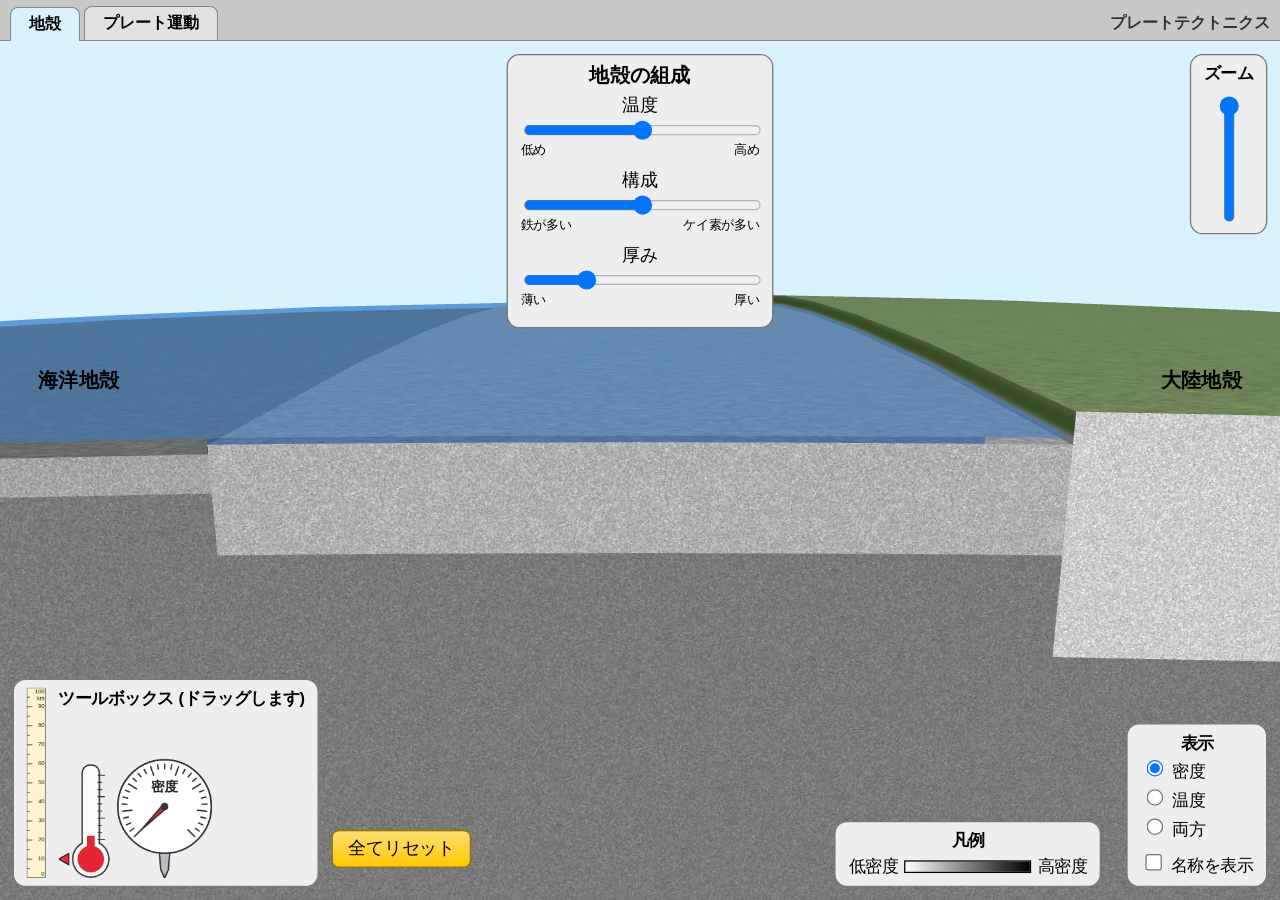
<file: html5/index.html>
<!doctype html>
<html lang="ja">
<head>
<meta charset="utf-8">
<meta name="viewport" content="width=device-width, initial-scale=1, maximum-scale=1, user-scalable=no">
<title>プレートテクトニクス</title>
<link rel="stylesheet" href="css/style.css">
</head>
<body>
<div id="app">
  <div id="tabs">
    <button class="tab active" data-tab="crust">地殻</button>
    <button class="tab" data-tab="motion">プレート運動</button>
    <span id="appTitle">プレートテクトニクス</span>
  </div>
  <div id="stageWrap">
    <canvas id="gl"></canvas>
    <canvas id="overlay"></canvas>
    <div id="stage">
      <!-- ================= 地殻タブ ================= -->
      <div id="crustUI" class="tabUI">
        <div class="panel" id="myCrustPanel">
          <div class="panelTitle big">地殻の組成</div>
          <div class="slider"><div class="sTitle">温度</div><input type="range" id="sTemp" min="0" max="4096"><div class="sLimits"><span>低め</span><span>高め</span></div></div>
          <div class="slider"><div class="sTitle">構成</div><input type="range" id="sComp" min="0" max="4096"><div class="sLimits"><span>鉄が多い</span><span>ケイ素が多い</span></div></div>
          <div class="slider"><div class="sTitle">厚み</div><input type="range" id="sThick" min="0" max="4096"><div class="sLimits"><span>薄い</span><span>厚い</span></div></div>
        </div>
        <div class="panel" id="zoomPanel">
          <div class="panelTitle">ズーム</div>
          <input type="range" id="sZoom" min="0" max="1" step="0.001" class="vertical">
        </div>
        <div class="crustSideLabel" id="oceanicLabel">海洋地殻</div>
        <div class="crustSideLabel" id="continentalLabel">大陸地殻</div>
        <div class="row bl">
          <div class="panel toolbox" id="crustToolbox"></div>
          <div class="resetPanel" id="crustReset"><button class="orange" data-action="resetAll">全てリセット</button></div>
        </div>
        <div class="row br">
          <div class="panel legend" id="crustLegend"></div>
          <div class="panel viewOptions" id="crustOptions"></div>
        </div>
      </div>

      <!-- ================= プレート運動タブ ================= -->
      <div id="motionUI" class="tabUI hidden">
        <div class="panel" id="playModePanel">
          <label><input type="radio" name="playMode" value="auto"> 自動モード</label>
          <label><input type="radio" name="playMode" value="manual" checked> 手動モード</label>
        </div>
        <div class="panel" id="motionTypePanel"></div>
        <div class="panel" id="timePanel">
          <div class="timeReadout"><div class="panelTitle">経過時間</div><div><span id="timeValue">0</span> <small>百万年</small></div></div>
          <div class="autoOnly speed"><input type="range" id="sSpeed" min="0.1" max="10" step="0.001"><div class="sLimits"><span>遅い</span><span>速い</span></div></div>
          <button class="autoOnly round" id="playPause" title="再生/一時停止">▶</button>
          <button class="autoOnly round small" id="stepBtn" title="1ステップ">▶|</button>
        </div>
        <div class="row bottom">
          <div class="panel toolbox" id="motionToolbox"></div>
          <div class="panel viewOptions" id="motionOptions"></div>
          <div class="resetPanel" id="motionReset">
            <button class="orange" data-action="rewind">巻き戻し</button>
            <button class="orange" data-action="newCrust">新しい地殻</button>
            <button class="orange" data-action="resetAll">全てリセット</button>
          </div>
          <div class="panel" id="crustChooser"></div>
        </div>
      </div>
    </div>
  </div>
</div>
<script src="lib/three.min.js"></script>
<script src="js/noise-texture.js"></script>
<script src="js/core.js"></script>
<script src="js/crust-model.js"></script>
<script src="js/plate-motion-model.js"></script>
<script src="js/tools.js"></script>
<script src="js/view.js"></script>
<script src="js/app.js"></script>
</body>
</html>
</file>
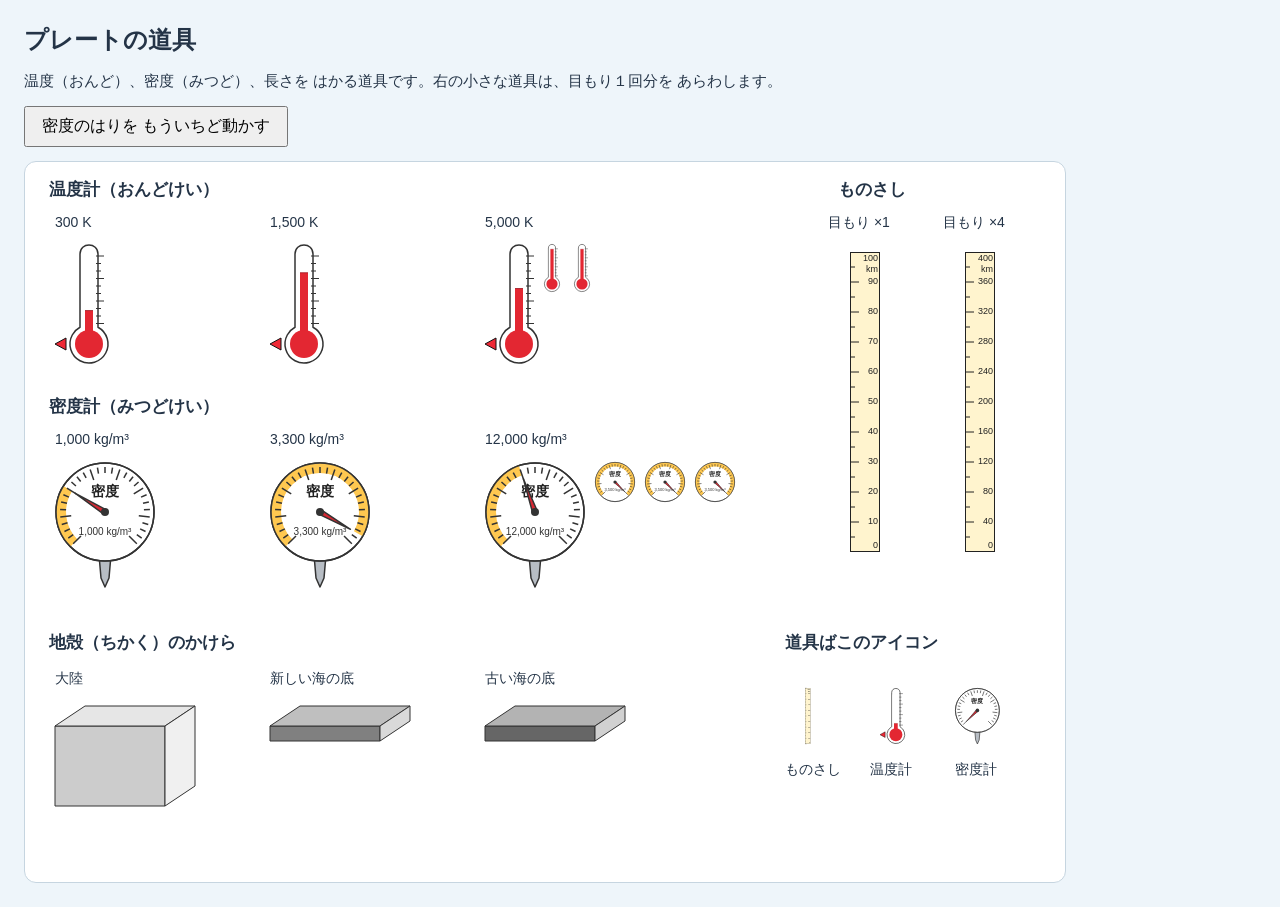
<file: html5/test/tools-demo.html>
<!doctype html>
<html lang="ja">
<meta charset="utf-8">
<meta name="viewport" content="width=device-width, initial-scale=1">
<title>プレートの道具 — おためし</title>
<style>
  body { margin: 24px; color: #243447; background: #eef5fa; font-family: "Hiragino Kaku Gothic ProN", "Yu Gothic", Meiryo, sans-serif; }
  h1 { font-size: 24px; } p { font-size: 15px; }
  canvas { display: block; width: 1040px; height: 720px; background: white; border: 1px solid #c6d5e0; border-radius: 12px; }
  .sheet { overflow-x: auto; }
  button { font: inherit; padding: 8px 16px; margin-bottom: 14px; cursor: pointer; }
</style>
<h1>プレートの道具</h1>
<p>温度（おんど）、密度（みつど）、長さを はかる道具です。右の小さな道具は、目もり１回分を あらわします。</p>
<button id="restart">密度のはりを もういちど動かす</button>
<div class="sheet"><canvas id="demo" width="1040" height="720" aria-label="温度計、密度計、ものさし、３種類の地殻と道具のアイコンの見本"></canvas></div>
<script src="../js/tools.js"></script>
<script>
  'use strict';
  const T = window.PT.Tools;
  const canvas = document.getElementById('demo'), ctx = canvas.getContext('2d');
  const temperatures = [300, 1500, 5000], densities = [1000, 3300, 12000];
  const thermometers = temperatures.map(k => { const t = new T.Thermometer(); t.setTemperature(k); return t; });
  let meters;
  function restart() { meters = densities.map(() => new T.DensityMeter()); }
  restart(); document.getElementById('restart').addEventListener('click', restart);
  const rulers = [1, 4].map(m => { const r = new T.Ruler(); r.setMultiplier(m); return r; });
  const font = '"Hiragino Kaku Gothic ProN", "Yu Gothic", Meiryo, sans-serif';
  function label(text, x, y, bold) {
    ctx.fillStyle = '#243447'; ctx.font = (bold ? 'bold 17px ' : '14px ') + font;
    ctx.textAlign = 'left'; ctx.textBaseline = 'top'; ctx.fillText(text, x, y);
  }
  function at(x, y, draw) { ctx.save(); ctx.translate(x, y); draw(); ctx.restore(); }
  let last;
  function frame(now) {
    const dt = last === undefined ? 0 : Math.min(0.1, (now - last) / 1000); last = now;
    const dpr = window.devicePixelRatio || 1;
    if (canvas.width !== Math.round(1040 * dpr) || canvas.height !== Math.round(720 * dpr)) {
      canvas.width = Math.round(1040 * dpr); canvas.height = Math.round(720 * dpr);
    }
    ctx.setTransform(dpr, 0, 0, dpr, 0, 0); ctx.clearRect(0, 0, 1040, 720);
    label('温度計（おんどけい）', 24, 20, true);
    thermometers.forEach((t, i) => {
      const x = 30 + i * 215;
      label(temperatures[i].toLocaleString('en-US') + ' K', x, 54);
      at(x, 82, () => t.draw(ctx));
    });
    label('密度計（みつどけい）', 24, 237, true);
    meters.forEach((m, i) => {
      m.setDensity(densities[i], dt);
      const x = 30 + i * 215;
      label(densities[i].toLocaleString('en-US') + ' kg/m³', x, 271);
      at(x, 300, () => m.draw(ctx));
    });
    label('ものさし', 813, 20, true);
    rulers.forEach((r, i) => {
      label('目もり ×' + r.multiplier, 803 + i * 115, 54);
      at(825 + i * 115, 90, () => r.draw(ctx));
    });
    label('地殻（ちかく）のかけら', 24, 473, true);
    ['CONTINENTAL', 'YOUNG_OCEANIC', 'OLD_OCEANIC'].forEach((type, i) => {
      const x = 30 + i * 215;
      label(['大陸', '新しい海の底', '古い海の底'][i], x, 510);
      at(x, 544, () => T.drawCrustPiece(ctx, type));
    });
    label('道具ばこのアイコン', 760, 473, true);
    ['ruler', 'thermometer', 'density'].forEach((kind, i) => {
      T.drawToolboxIcon(ctx, kind, 780 + i * 75, 526, 56);
      label(['ものさし', '温度計', '密度計'][i], 760 + i * 85, 601);
    });
    requestAnimationFrame(frame);
  }
  requestAnimationFrame(frame);
</script>
</html>
</file>
<file: html5/css/style.css>
:root {
  --panel-bg: rgb(238, 238, 238);
  --panel-border: rgb(120, 120, 120);
  --orange: rgb(255, 200, 0);
  --font: "Hiragino Kaku Gothic ProN", "Yu Gothic", Meiryo, sans-serif;
}
* { box-sizing: border-box; }
html, body { margin: 0; height: 100%; overflow: hidden; background: rgb(217, 242, 255); font-family: var(--font); }
#app { position: fixed; inset: 0; display: flex; flex-direction: column; user-select: none; -webkit-user-select: none; }

#tabs { flex: 0 0 auto; display: flex; align-items: flex-end; gap: 4px; padding: 6px 10px 0; background: rgb(200, 200, 200); border-bottom: 1px solid #888; }
.tab { font: bold 16px var(--font); padding: 6px 18px; border: 1px solid #888; border-bottom: none; border-radius: 8px 8px 0 0; background: rgb(225, 225, 225); cursor: pointer; }
.tab.active { background: rgb(217, 242, 255); position: relative; top: 1px; }
#appTitle { margin-left: auto; padding-bottom: 6px; font-weight: bold; color: #333; }

#stageWrap { position: relative; flex: 1 1 auto; overflow: hidden; touch-action: none; }
#gl, #overlay { position: absolute; left: 0; top: 0; width: 100%; height: 100%; display: block; }
#overlay { touch-action: none; }
#stage { position: absolute; left: 0; top: 0; width: 1008px; height: 676px; transform-origin: 0 0; pointer-events: none; }
.tabUI { position: absolute; inset: 0; }
.hidden { display: none !important; }
.invisible { visibility: hidden !important; }

.panel { position: absolute; pointer-events: auto; background: var(--panel-bg); border: 1px solid var(--panel-border); border-radius: 10px; padding: 6px 10px; font-size: 13px; }
.row .panel, .row .resetPanel { position: relative; }
.panelTitle { font-weight: bold; font-size: 13px; text-align: center; }
.panelTitle.big { font-size: 16px; margin-bottom: 4px; }
.row { position: absolute; display: flex; align-items: flex-end; gap: 10px; pointer-events: none; }
.row.bl { left: 10px; bottom: 10px; }
.row.br { right: 10px; bottom: 10px; gap: 20px; }
.row.bottom { left: 10px; right: 10px; bottom: 10px; justify-content: space-between; }
.resetPanel { pointer-events: auto; display: flex; flex-direction: column; gap: 10px; margin-bottom: 15px; }
button.orange { font: 14px var(--font); padding: 5px 12px; border-radius: 6px; border: 1px solid #a07000; background: linear-gradient(#ffe070, var(--orange)); cursor: pointer; }
button.orange:disabled { background: #ddd; color: #999; border-color: #bbb; cursor: default; }
label { display: block; cursor: pointer; white-space: nowrap; padding: 1px 0; }
label.disabled { color: #999; cursor: default; }

/* crust tab */
#myCrustPanel { left: 50%; top: 10px; transform: translateX(-50%); width: 210px; }
.slider { margin: 4px 0 8px; }
.sTitle { text-align: center; font-size: 14px; }
.slider input { width: 100%; }
.sLimits { display: flex; justify-content: space-between; font-size: 10px; margin-top: -2px; }
#zoomPanel { right: 10px; top: 10px; text-align: center; }
input.vertical { writing-mode: vertical-lr; direction: rtl; height: 100px; width: 24px; margin: 8px auto 2px; display: block; }
.crustSideLabel { position: absolute; top: 257px; font: bold 16px var(--font); }
#oceanicLabel { left: 30px; }
#continentalLabel { right: 30px; }
.legend { text-align: center; }
.legendRow { display: flex; align-items: center; gap: 5px; margin-top: 2px; }
.legendBar { width: 100px; height: 10px; border: 1px solid black; }

/* toolbox */
.toolbox { display: flex; align-items: flex-end; gap: 10px; text-align: center; }
.toolbox .tbRuler canvas { display: block; }
.toolbox .tbRight { display: flex; flex-direction: column; align-self: stretch; justify-content: space-between; }
.toolbox .icons { display: flex; align-items: flex-end; gap: 5px; }
.toolbox .icons canvas { display: block; }
.toolbox canvas { cursor: grab; touch-action: none; }
.toolbox canvas.out { visibility: hidden; }

/* plate motion tab */
#playModePanel { left: 10px; top: 10px; display: flex; gap: 10px; }
#timePanel { right: 10px; top: 10px; display: flex; align-items: center; gap: 12px; }
.timeReadout { text-align: center; font-size: 16px; }
.speed { width: 120px; }
.speed input { width: 100%; }
button.round { width: 44px; height: 44px; border-radius: 50%; border: 1px solid #555; background: radial-gradient(#fff, #9c9); font-size: 18px; cursor: pointer; }
button.round.small { width: 34px; height: 34px; font-size: 12px; }
button.round:disabled { opacity: 0.4; cursor: default; }
#motionTypePanel { top: 10px; left: 50%; transform: translateX(-50%); display: flex; gap: 10px; }
.motionChoice { width: 100px; text-align: center; }
.motionChoice canvas { display: block; margin: 0 auto 2px; }
#crustChooser { display: flex; gap: 20px; padding: 6px 10px 10px; }
.crustSlot { width: 140px; text-align: center; }
.crustSlot .pieceArea { position: relative; height: 100px; margin-top: 10px; }
.crustPiece { position: absolute; left: 0; cursor: grab; touch-action: none; }
.dragPiece { position: absolute; pointer-events: none; z-index: 10; }
</file>
